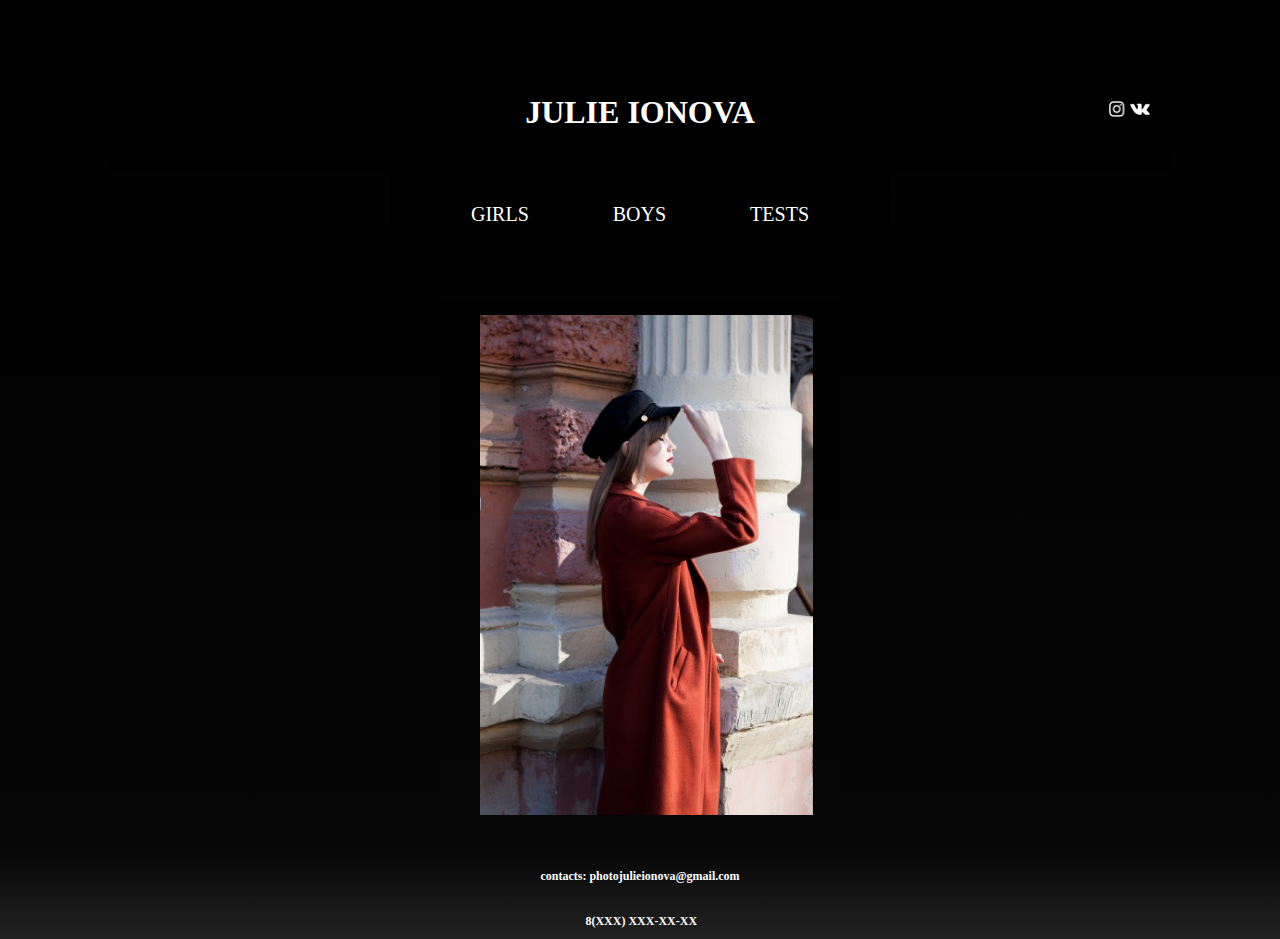
<file: index.html>
<!DOCTYPE html>
<html lang="en">
  <head>
    <meta charset="UTF-8" />
    <meta name="viewport" content="width=device-width, initial-scale=1.0" />
    <title>Julie Ionova</title>
    <link rel="stylesheet" href="css/style.css" />
  </head>
  <body>
    <header class="hero">
      <div class="container-head">
        <div class="head-main">
          <h1>JULIE IONOVA</h1>
          <div class="social-links">
            <a href="http://instagram.com/missdivafalls" class="social-link"
              ><img
                src="img/Social-links/instagram 1.svg"
                class="icon"
                alt="instagram"
            /></a>
            <a href="http://vk.com/ihatehartley" class="social-link"
              ><img src="img/Social-links/vk 1.svg" class="icon" alt="vk"
            /></a>
          </div>
        </div>
        <div class="navi-head">
          <nav class="nav-main">
            <a href="index2.html" class="navigation">GIRLS</a>
            <a href="index3.html" class="navigation">BOYS</a>
            <a href="index4.html" class="navigation right">TESTS</a>
          </nav>
        </div>
      </div>
    </header>
    <main class="hero">
      <div class="container">
        <section class="main-slider">
          <div class="sliders">
            <ul id="slides" class="slides">
              <li class="slide showing">
                <img src="img/slaides/1.jpg" alt="" />
              </li>
              <li class="slide">
                <img src="img/slaides/2.jpg" alt="" />
              </li>
              <li class="slide">
                <img src="img/slaides/3.jpg" alt="" />
              </li>
              <li class="slide">
                <img src="img/slaides/4.jpg" alt="" />
              </li>
              <li class="slide">
                <img src="img/slaides/5.jpg" alt="" />
              </li>
            </ul>
          </div>
        </section>
      </div>
    </main>
    <footer class="contacts">
      <div class="container footer">
        <h2 class="email">contacts: photojulieionova@gmail.com</h2>
        <h2 class="tel">8(XXX) XXX-XX-XX</h2>
      </div>
    </footer>
  </body>
  <script src="js/slider.js"></script>
</html>
</file>
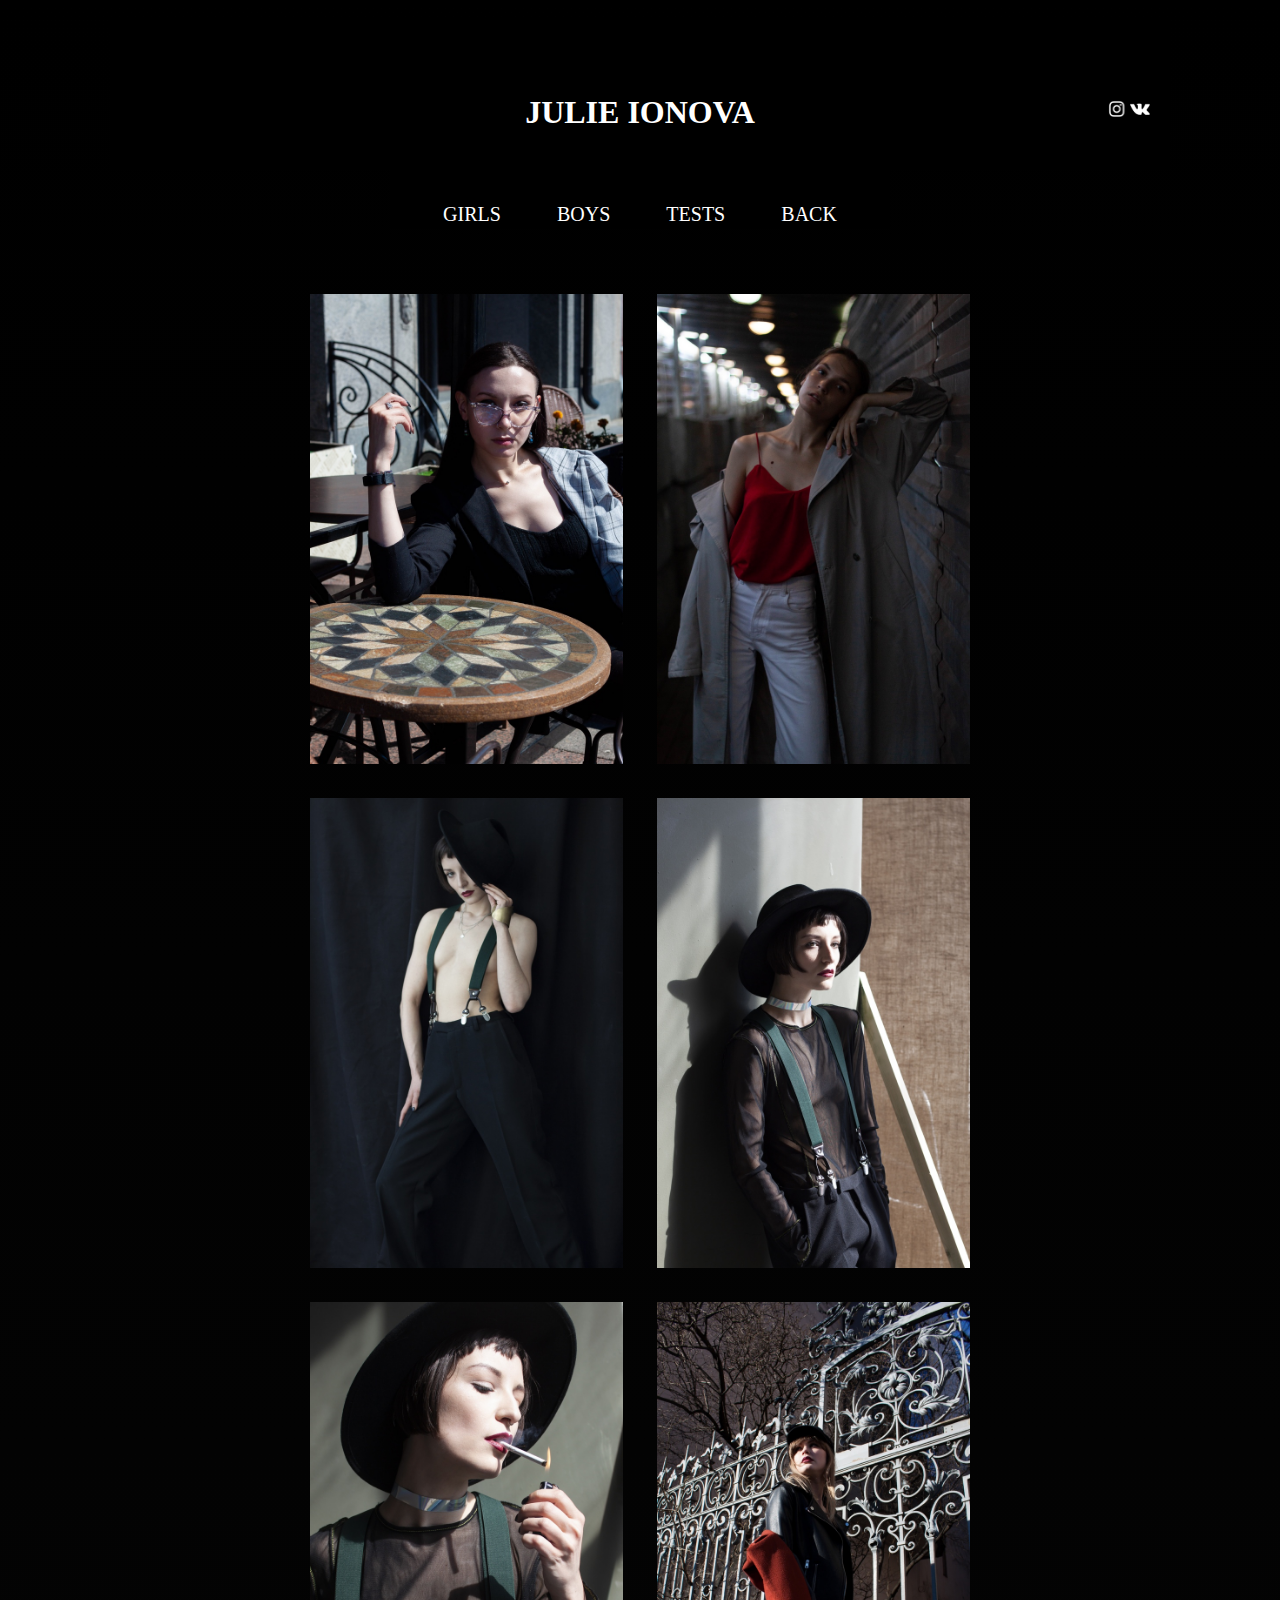
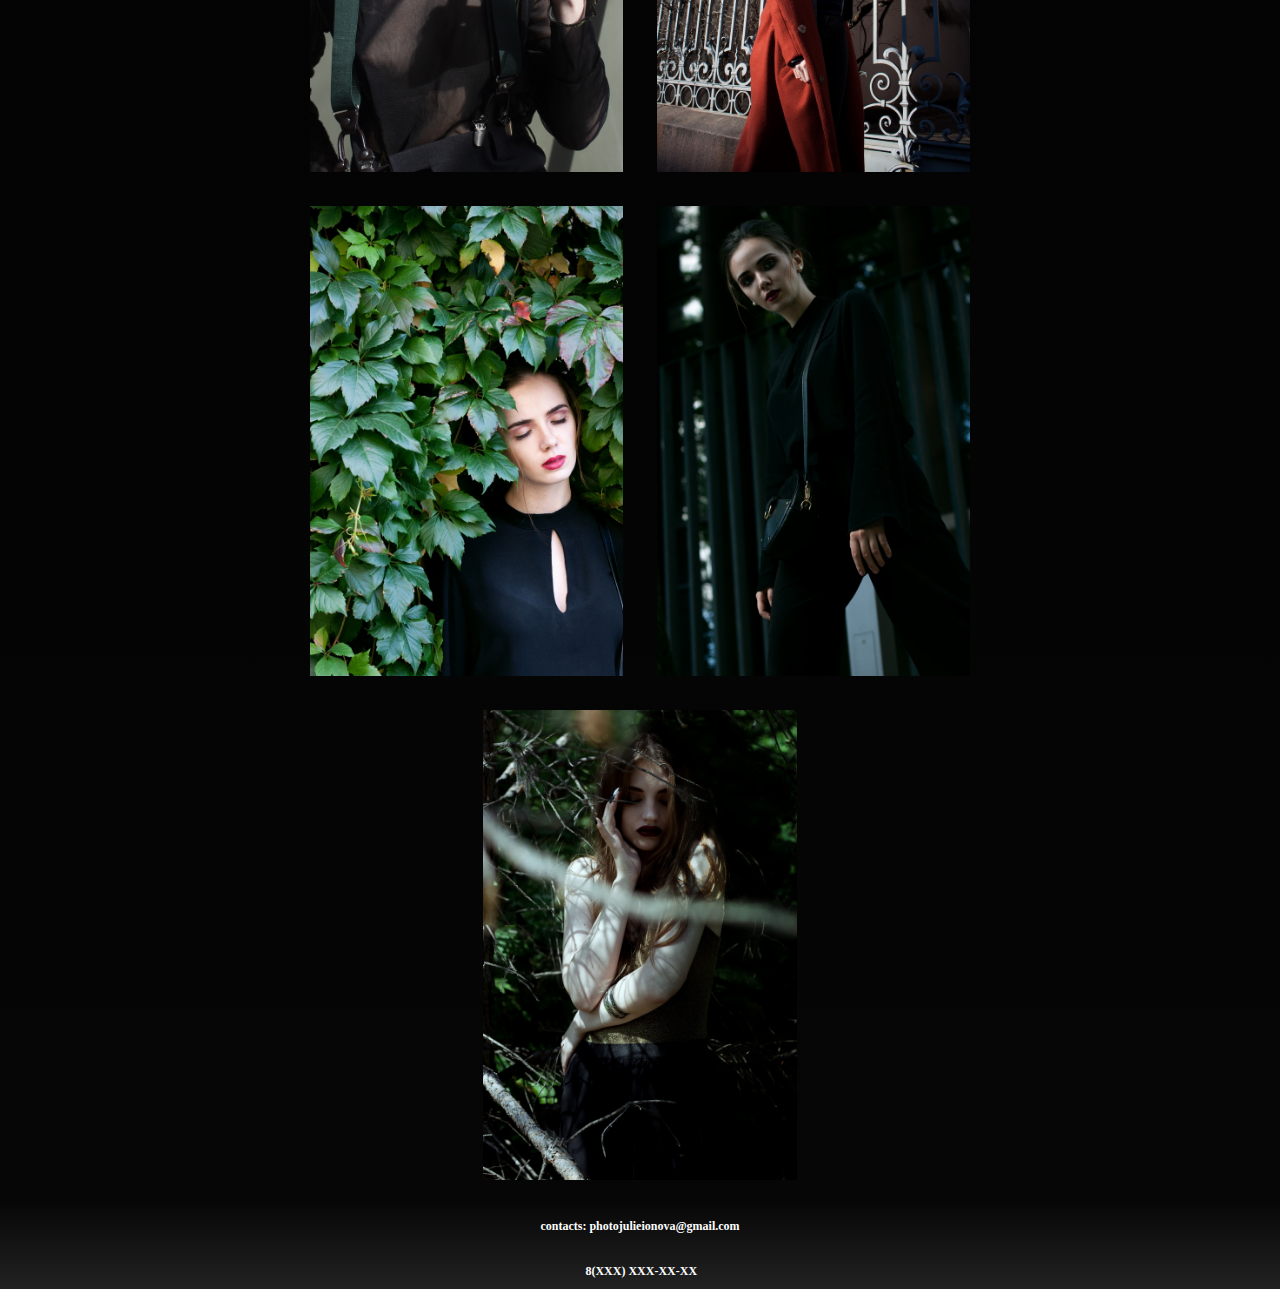
<file: index2.html>
<!DOCTYPE html>
<html lang="en">
  <head>
    <meta charset="UTF-8" />
    <meta name="viewport" content="width=device-width, initial-scale=1.0" />
    <title>GIRLS</title>
    <link rel="stylesheet" href="css/style.css" />
  </head>
  <body>
    <header class="hero">
      <div class="container-head">
        <div class="head-main">
          <h1>JULIE IONOVA</h1>
          <div class="social-links">
            <a href="http://instagram.com/missdivafalls" class="social-link">
              <img src="img/Social-links/instagram 1.svg"
                class="icon" alt="instagram" /></a>
            <a href="http://vk.com/ihatehartley" class="social-link"><img src="img/Social-links/vk 1.svg" class="icon"
                alt="vk" /></a>
          </div>
        </div>
      </div>
      <div class="navi-head">
        <nav class="nav-main">
          <a href="#" class="navigation">GIRLS</a>
          <a href="index3.html" class="navigation">BOYS</a>
          <a href="index4.html" class="navigation right">TESTS</a>
          <a href="index.html" class="back">BACK</a>
        </nav>
      </div>
      </div>
      </div>
    </header>
    <main>
      <div class="container-foto">
        <div class="fotolist">
        <img src="img/girls/6.jpg" class="foto" alt="">
        <img src="img/girls/7.jpg" class="foto" alt="">
        <img src="img/girls/8.jpg" class="foto" alt="">
        <img src="img/girls/9.jpg" class="foto" alt="">
        <img src="img/girls/10.jpg" class="foto" alt="">
        <img src="img/girls/11.jpg" class="foto" alt="">
        <img src="img/girls/12.jpg" class="foto" alt="">
        <img src="img/girls/13.jpg" class="foto" alt="">
        <img src="img/girls/14.jpg" class="foto" alt="">
      </div>
      </div>
    </main>
    <footer class="contacts">
      <div class="container footer">
      <h2 class="email">contacts: photojulieionova@gmail.com</h2>
      <h2 class="tel">8(XXX) XXX-XX-XX</h2>
      </div>
    </footer>
  </body>
</html>
</file>
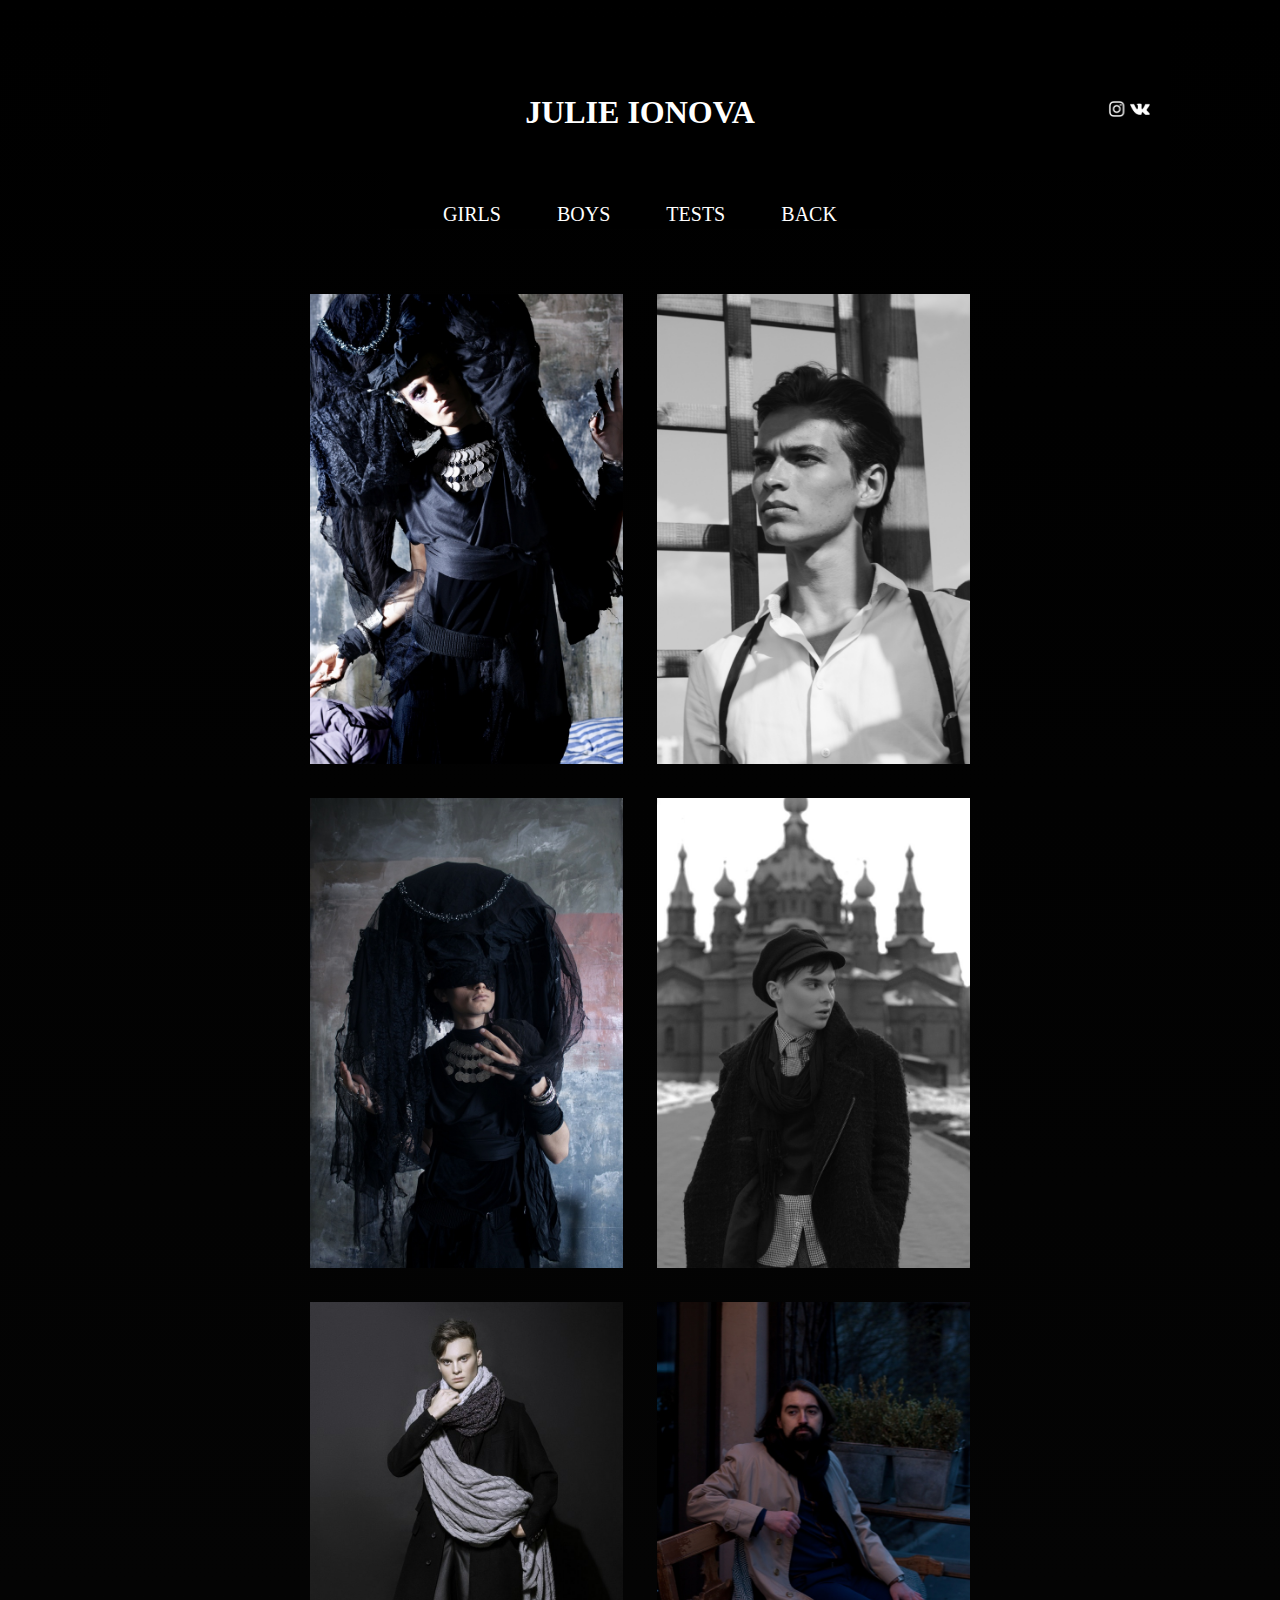
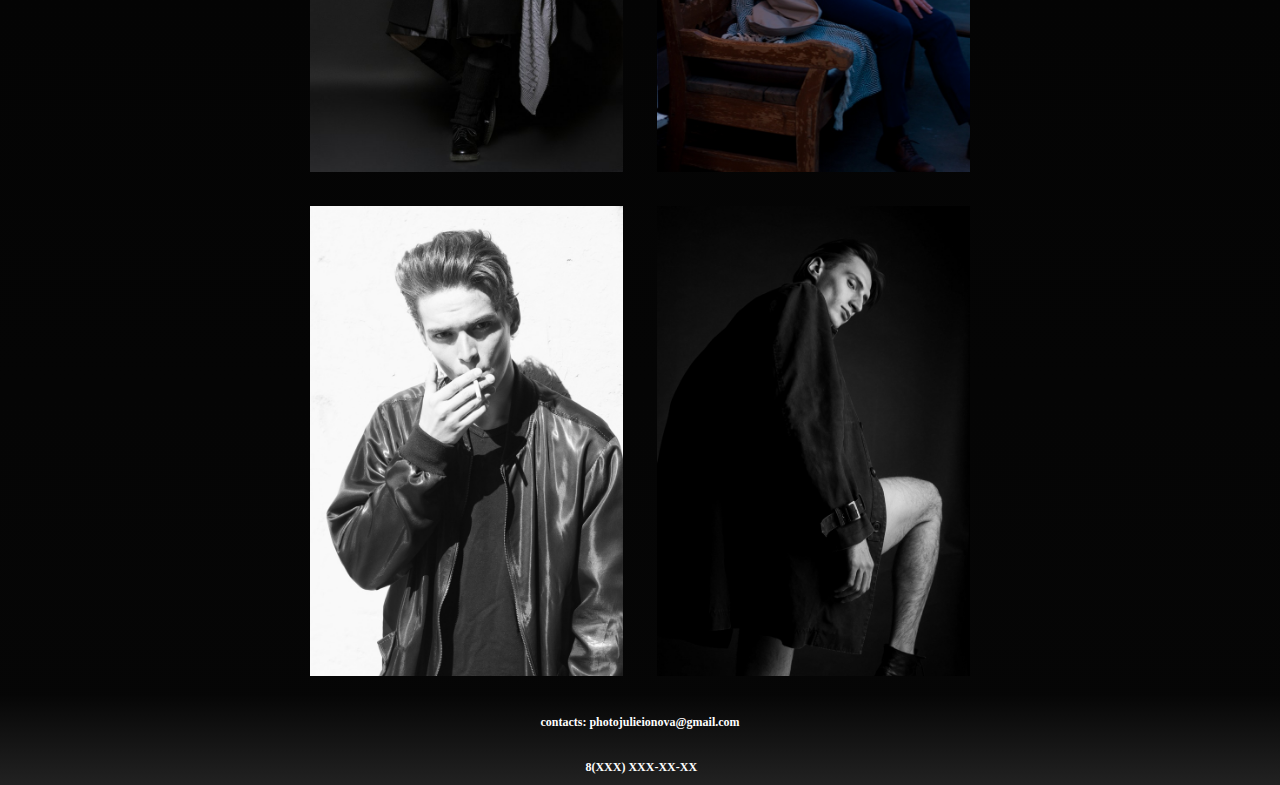
<file: index3.html>
<!DOCTYPE html>
<html lang="en">

<head>
  <meta charset="UTF-8" />
  <meta name="viewport" content="width=device-width, initial-scale=1.0" />
  <title>BOYS</title>
  <link rel="stylesheet" href="css/style.css" />
</head>

<body>
  <header class="hero">
    <div class="container-head">
    <div class="head-main">
      <h1>JULIE IONOVA</h1>
      <div class="social-links">
        <a href="http://instagram.com/missdivafalls" class="social-link"><img src="img/Social-links/instagram 1.svg"
            class="icon" alt="instagram" /></a>
        <a href="http://vk.com/ihatehartley" class="social-link"><img src="img/Social-links/vk 1.svg" class="icon"
            alt="vk" /></a>
      </div>
    </div>
    </div>
    <div class="navi-head">
      <nav class="nav-main">
        <a href="index2.html" class="navigation">GIRLS</a>
        <a href="#" class="navigation">BOYS</a>
        <a href="index4.html" class="navigation right">TESTS</a>
        <a href="index.html" class="back">BACK</a>
      </nav>
    </div>
    </div>
    </div>
  </header>
  <main>
    <div class="container-foto">
    <div class="fotolist">
      <img src="img/boys/1.jpg" class="foto" alt="">
      <img src="img/boys/3.jpg" class="foto" alt="">
      <img src="img/boys/2.jpg" class="foto" alt="">
      <img src="img/boys/4.jpg" class="foto" alt="">
      <img src="img/boys/5.jpg" class="foto" alt="">
      <img src="img/boys/6.jpg" class="foto" alt="">
      <img src="img/boys/7.jpg" class="foto" alt="">
      <img src="img/boys/8.jpg" class="foto" alt="">
    </div>
    </div>
  </main>
  <footer class="contacts">
    <div class="container footer">
    <h2 class="email">contacts: photojulieionova@gmail.com</h2>
    <h2 class="tel">8(XXX) XXX-XX-XX</h2>
    </div>
  </footer>
</body>
</html>
</file>
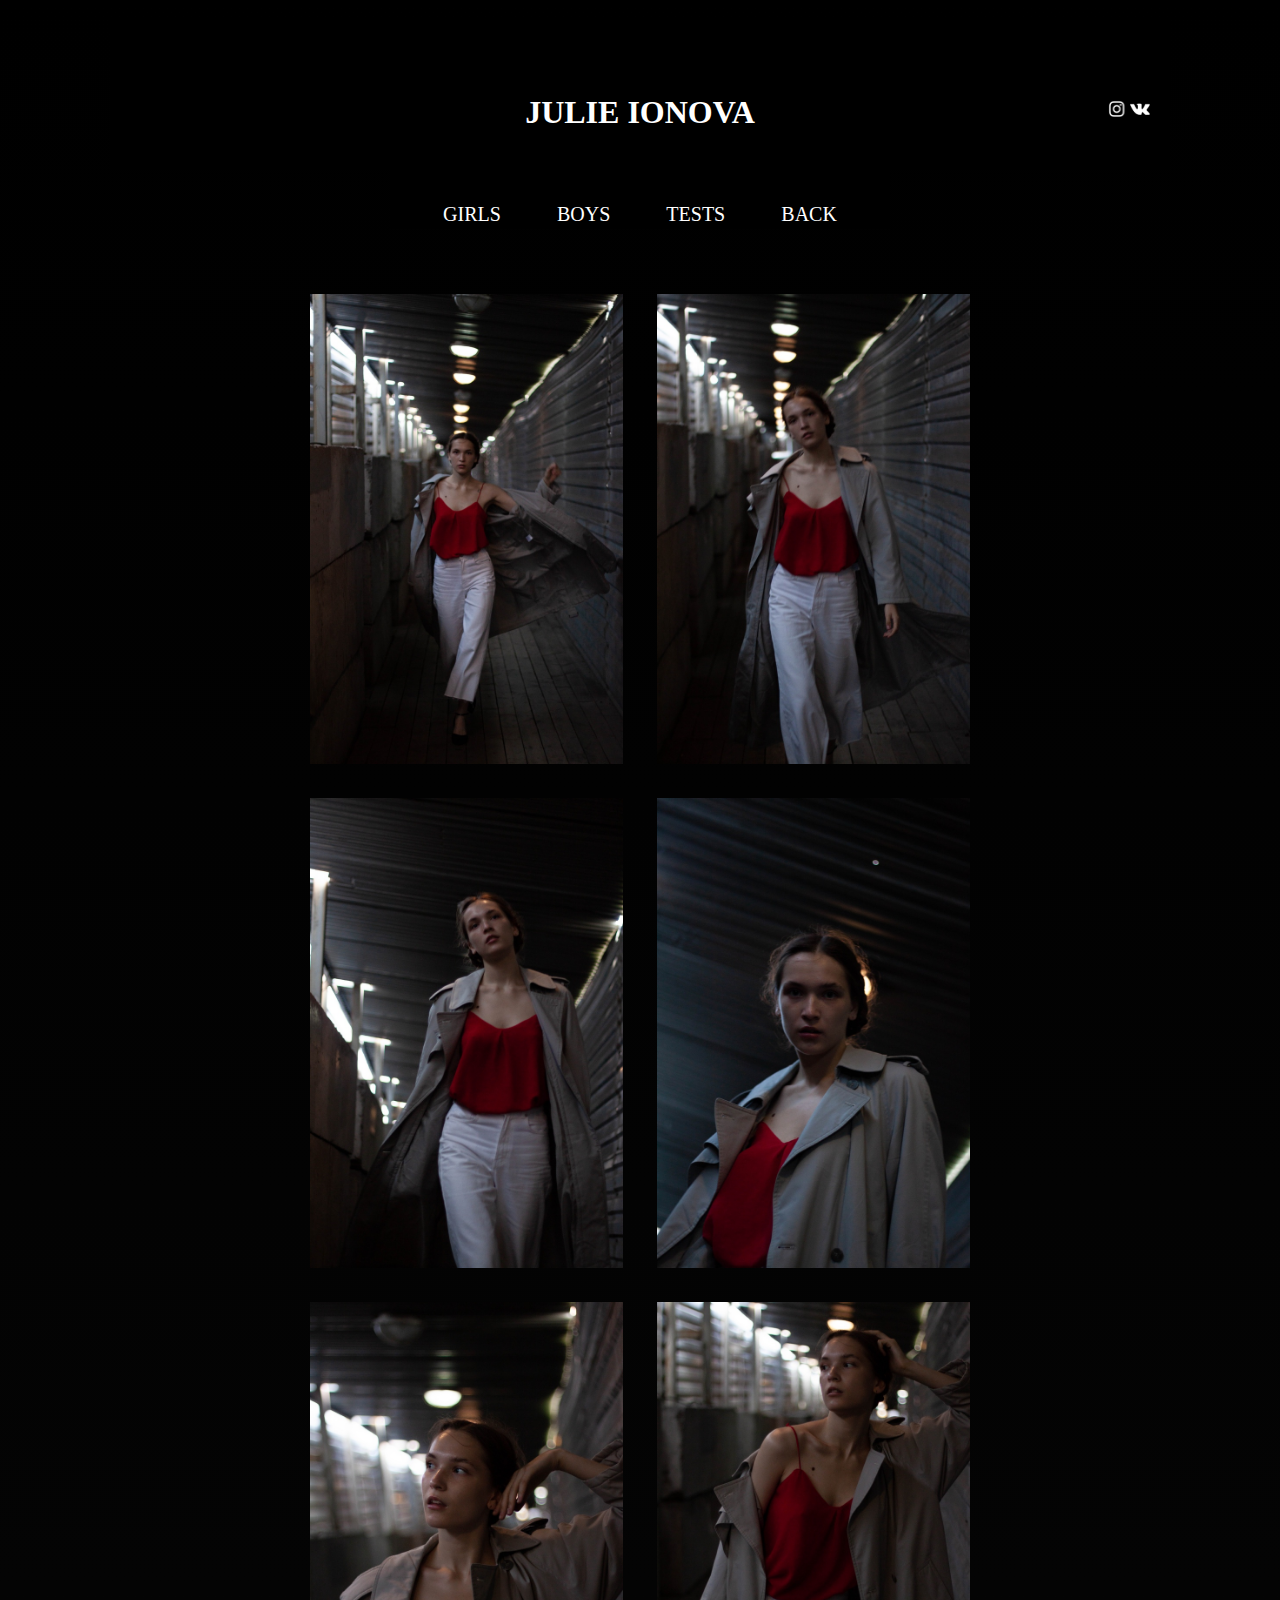
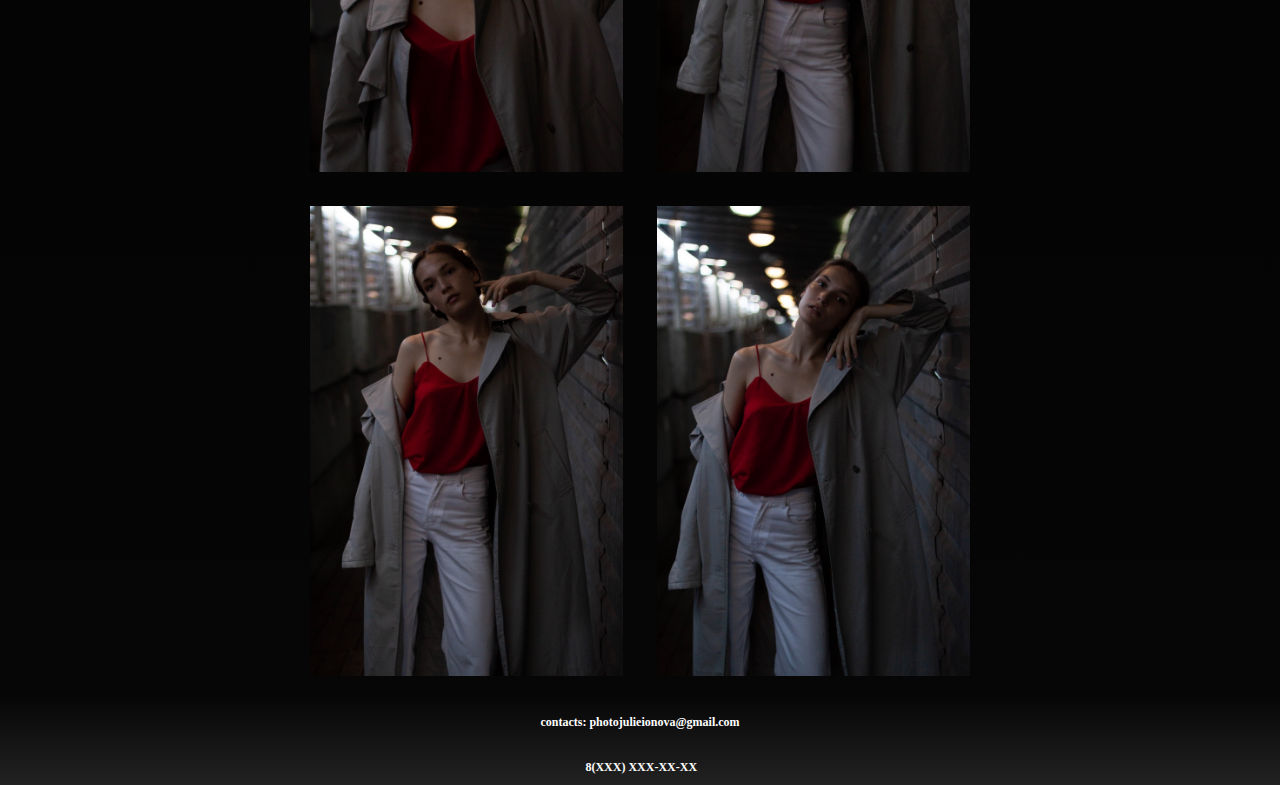
<file: index4.html>
<!DOCTYPE html>
<html lang="en">

<head>
  <meta charset="UTF-8" />
  <meta name="viewport" content="width=device-width, initial-scale=1.0" />
  <title>TESTS</title>
  <link rel="stylesheet" href="css/style.css" />
</head>

<body>
  <header class="hero">
    <div class="container-head">
    <div class="head-main">
      <h1>JULIE IONOVA</h1>
      <div class="social-links">
        <a href="http://instagram.com/missdivafalls" class="social-link"><img src="img/Social-links/instagram 1.svg"
            class="icon" alt="instagram" /></a>
        <a href="http://vk.com/ihatehartley" class="social-link"><img src="img/Social-links/vk 1.svg" class="icon"
            alt="vk" /></a>
      </div>
    </div>
    </div>
    <div class="navi-head">
      <nav class="nav-main">
        <a href="index2.html" class="navigation">GIRLS</a>
        <a href="index3.html" class="navigation">BOYS</a>
        <a href="#" class="navigation right">TESTS</a>
        <a href="index.html" class="back">BACK</a>
      </nav>
    </div>
    </div>
    </div>
  </header>
  <main>
    <div class="container-foto">
    <div class="fotolist">
      <img src="img/tests/1.jpg" class="foto" alt="">
      <img src="img/tests/2.jpg" class="foto" alt="">
      <img src="img/tests/3.jpg" class="foto" alt="">
      <img src="img/tests/4.jpg" class="foto" alt="">
      <img src="img/tests/5.jpg" class="foto" alt="">
      <img src="img/tests/6.jpg" class="foto" alt="">
      <img src="img/tests/7.jpg" class="foto" alt="">
      <img src="img/tests/8.jpg" class="foto" alt="">
    </div>
    </div>
  </main>
  <footer class="contacts">
    <div class="container footer">
    <h2 class="email">contacts: photojulieionova@gmail.com</h2>
    <h2 class="tel">8(XXX) XXX-XX-XX</h2>
    </div>
  </footer>
</body>

</html>
</file>
<file: css/style.css>
* {
  box-sizing: border-box;
}
body {
  background: linear-gradient(180deg, #000000 0%, #060606 100%);
  margin: 0;
  font-family: "Poiret one";
}
.container-head {
  
  max-width: 1060px;
  margin: auto
}
.container {

  max-width: 400px;
  margin: auto
}
.container-foto {

  max-width: 800px;
  margin: auto
}
.hero {
  padding-top: 20px;
}
.head-main {
  position: relative;
  display: flex;
  justify-content: center;
  height: 213px;
  top: 0px;
  background-color: #000000;
}
h1 {
  color: #ffffff;
  margin-top: 74px;
}
.social-links {
  position: absolute;
  right: 0;
  margin-top: 79px;
  margin-right: 20px;
}
.icon {
  max-width: 20px;
  max-height: 20px;
}
.navi-head {
  max-width: 500px;
  margin: auto;
}
.nav-main {
  display: flex;
  justify-content: space-evenly;
  max-height: 60px;
  background: #000000;
  padding-top: 30px;
}
.right {
  margin-right: 0;
}
.back {
  text-decoration: none;
  border: 1px solid transparent;
  padding: 2px; /* Поля вокруг текста */
  text-decoration: none;
  color: #fff;
  font-size: 20px;
}
.back:hover {
  border: 1px solid rgb(255, 255, 255);
}
.navigation {
  display: inline-block;
  text-decoration: none;
  border: 1px solid transparent;
  padding: 2px; /* Поля вокруг текста */
  text-decoration: none;
  color: #fff;
  font-size: 20px;
}
.navigation:hover {
  border: 1px solid rgb(255, 255, 255);
}
main {
  margin-top: 50px;
}
.main-slider {
  height: 550px;
  top: 213px;
  background: linear-gradient(180deg, #000000 0%, #060606 100%);
}
#slides {
  height: 500px;
  list-style-type: none;
  position: absolute;
}

.slide {
  position: absolute;
  left: 0px;
  top: 0px;
  opacity: 0;
  z-index: 1;
  -webkit-transition: opacity 1s;
  -moz-transition: opacity 1s;
  -o-transition: opacity 1s;
  transition: opacity 1s;
}
p {
  text-align: center;
}
.showing {
  opacity: 1;
  z-index: 2;
}
.slide {
  padding: 40px;
  box-sizing: border-box;
  height: 500px;
  max-width: auto;
  overflow: hidden;
  display: flex;
  flex-direction: row;
  justify-content: center;
  align-items: center;
}
img {
  max-width: 750px;
  max-height: 500px;
}
.contacts {
  background: linear-gradient(180deg, #060606 0%, rgba(39, 39, 39, 0.84) 100%);
  color: #fff;
}
.footer {
  display: grid;
  justify-content: center;
}
.email {
  display: inline-block;
  padding-top: 20px;
  margin-top: 0;
  font-size: 16px;
}
.tel {
  display: inline-block;
  margin-left: 45px;
  font-size: 16px;
  vertical-align: middle;
  padding-top: 10px;
  font-family: "NanumMyeongj";
}

.fotolist {
  width: 90%;
  max-width: 945px;
  margin: auto;
  text-align: center;
  justify-content: space-evenly;
}
.foto {
  padding: 15px;
}

@media (max-width: 1100px) {
  .container-head {
    max-width: 900px;
  }
  .social-links {
    margin-left: 300px;
  }
}

@media (max-width: 950px) {
  .container-head {
    max-width: 850px;
  }
  .social-links {
    margin-left: 250px;
  }
  h1 {
    font-size: 26px;
  }
  .nav-main {
    padding-top: 0;
  }
  .hero {
    margin-top: 20px;
  }
  .navigation {
    font-size: 17px;
  }
}

@media (max-width: 850px) {
  .container-head {
    max-width: 750px;
  }
  .hero {
    padding-top: 20px;
  }
  h1 {
    font-size: 30px;
  }
  .social-links {
    margin-left: 200px;
  }
  .hero {
    margin-top: 0px;
  }
}

@media (max-width: 790px) {
  .container-head {
    max-width: 650px;
  }
  h1 {
    font-size: 23px;
  }

  .icon {
    max-width: 15px;
    max-height: 15px;
  }
  .navigation {
    font-size: 15px;
  }
}

.email {
  font-size: 12px;
}
.tel {
  font-size: 12px;
}
.head-main {
  height: 150px;
}

@media (max-width: 690px) {
  .container-head {
    max-width: 520px;
  }
  .social-links {
    margin-top: 79px;
  }
  .icon {
    max-width: 15px;
    max-height: 15px;
  }
  .tel {
    margin-left: 40px;
  }
}

@media (max-width: 550px) {
  .container-head {
    max-width: 450px;
  }
  h1 {
    font-size: 17px;
  }

  .social-links {
    margin-top: 73px;
  }
  .navigation {
    font-size: 11px;
  }

  .email {
    font-size: 12px;
    padding-top: 18px;
  }
  .tel {
    font-size: 10px;
  }
  .navigation {
    font-size: 12px;
  }
  .icon {
    max-width: 13px;
    max-height: 13px;
  }
}

@media (max-width: 470px) {
  h1 {
    margin-top: 40px;
  }

  .social-links {
    margin-top: 37px;
  }
  .head-main {
    height: 90px;
  }
  .container-head {
    max-width: 300px;
  }
  .container {
    max-width: 300px;
    }
  .navi-head {
    width: 250px;
  }
  .main-slider {
    height: 600px;
  }
  .navigation {
    margin-right: 0px;
  }
  .hero {
    margin-top: 0px;
  }
  .slide {
    height: auto;
    width: 300px;
  }
  .social-links {
    margin-left: 105px;
  }
  h1 {
    font-size: 15px;
  }
  .email {
    font-size: 12px;
    padding-top: 15px;
  }
  .tel {
    font-size: 12px;
  }
}

@media (max-width: 360px) {
  h1 {
    margin-top: 40px;
  }
  .social-links {
    margin-top: 37px;
  }
  .head-main {
    height: 90px;
  }
  .navi-head {
    width: 250px;
  }
  .navigation {
    margin-right: 0px;
  }
  .main-slider {
    height: 450px;
  }
  .slide {
    height: 400px;
    width: 250px;
  }
  .slides {
    margin-left: 25px;
  }
  .email {
    padding-top: 0;
  }
}
</file>
